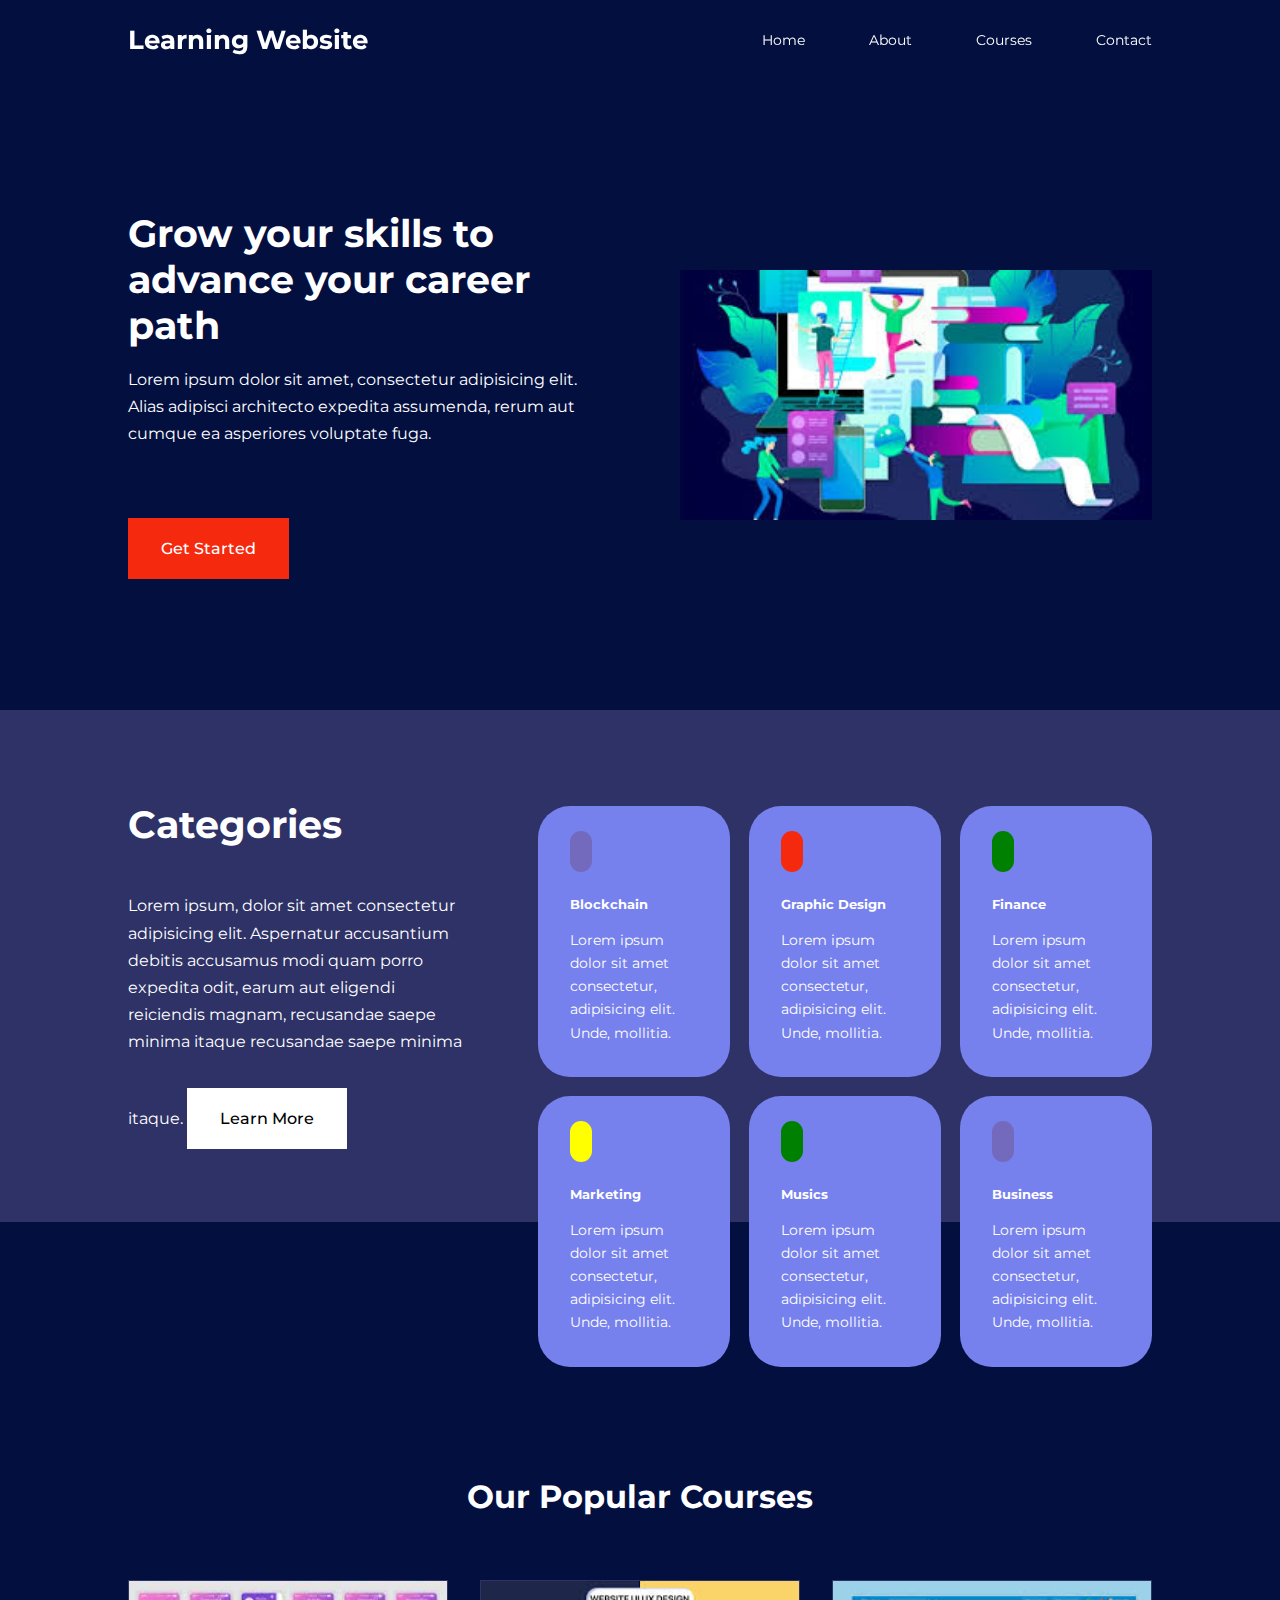
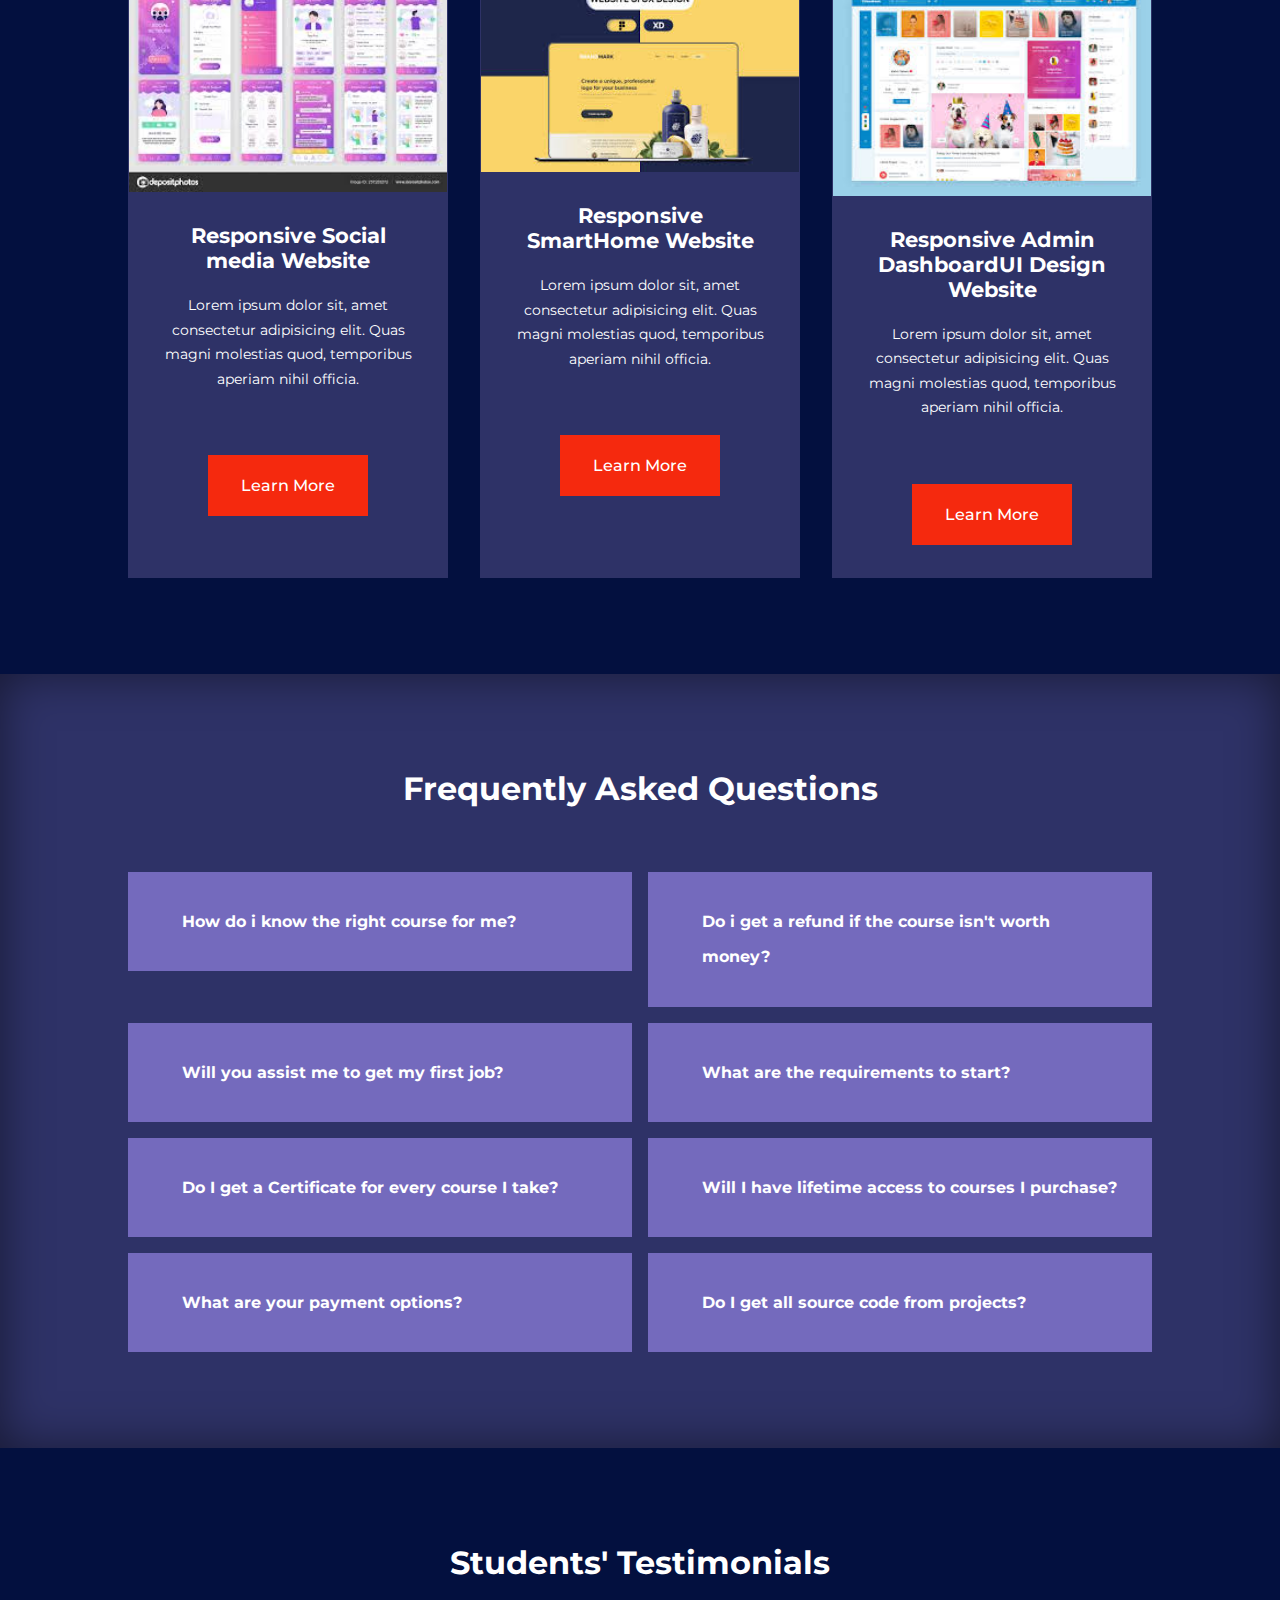
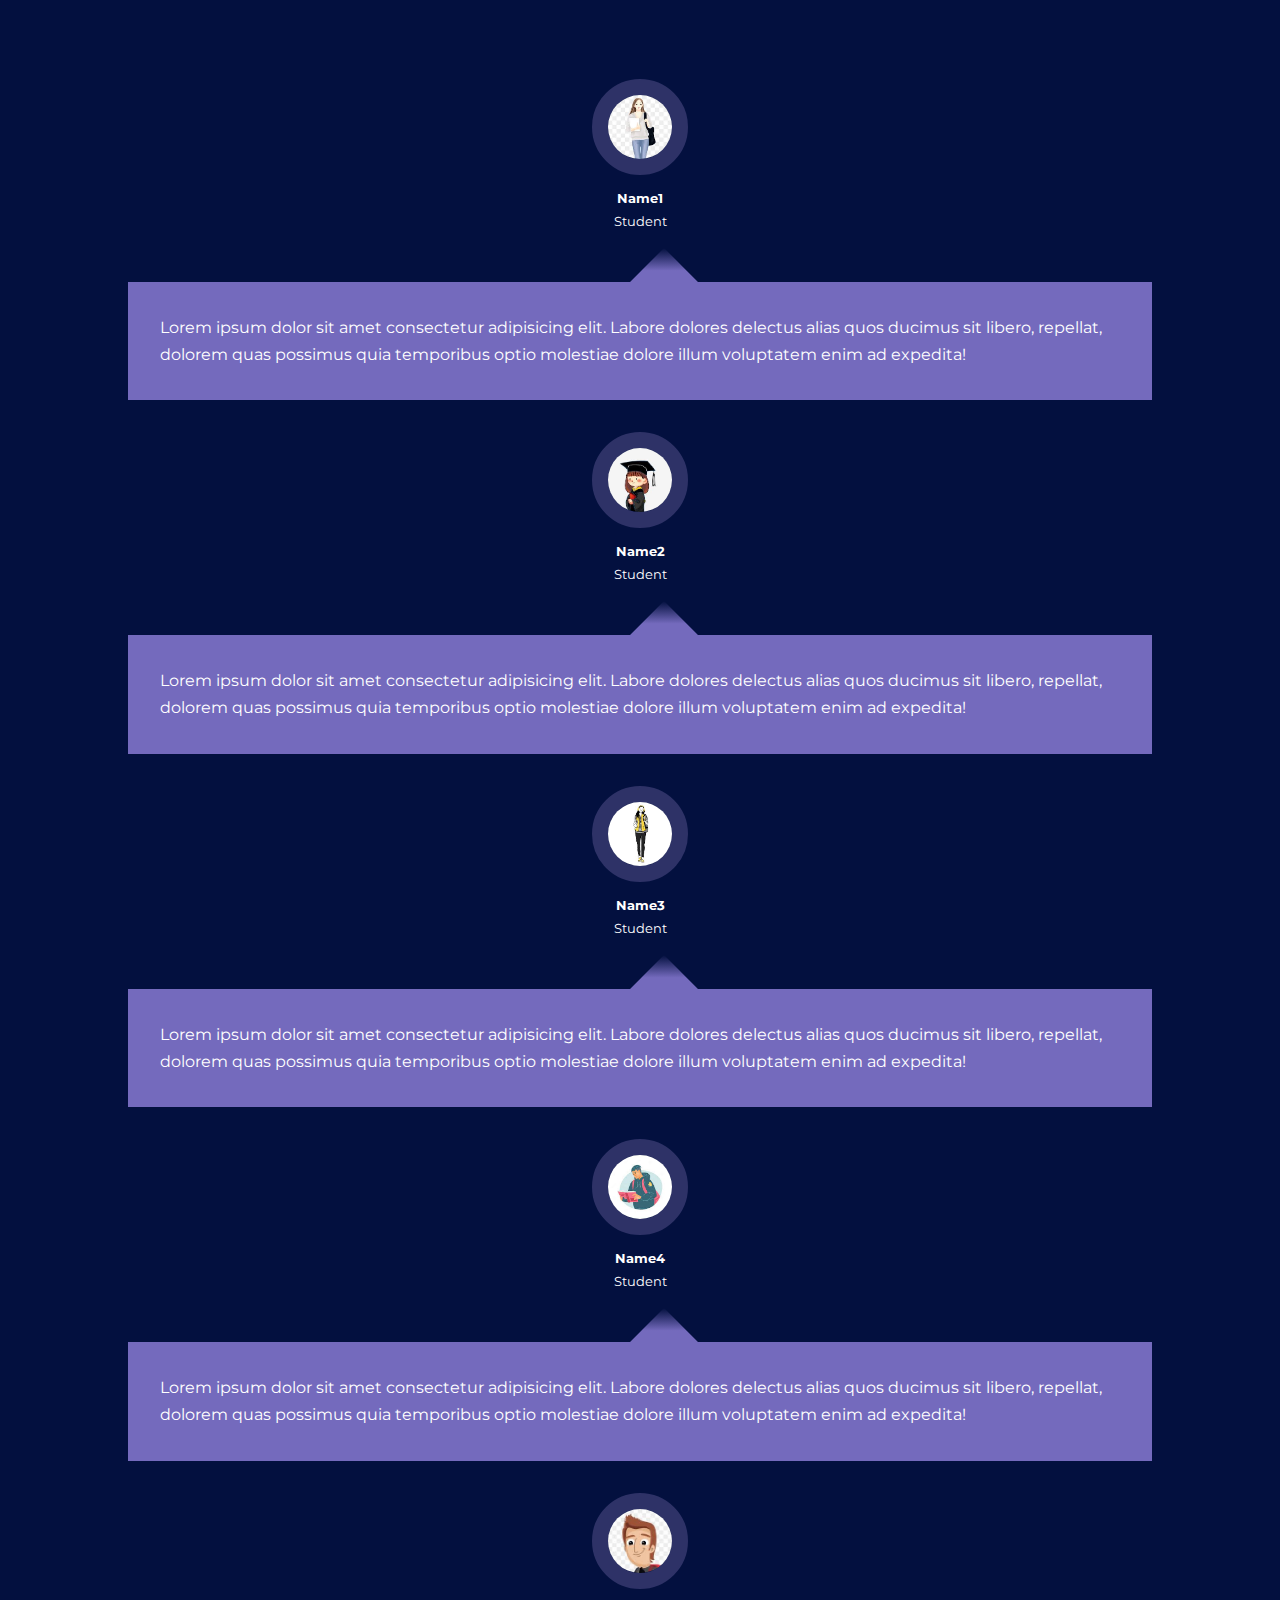
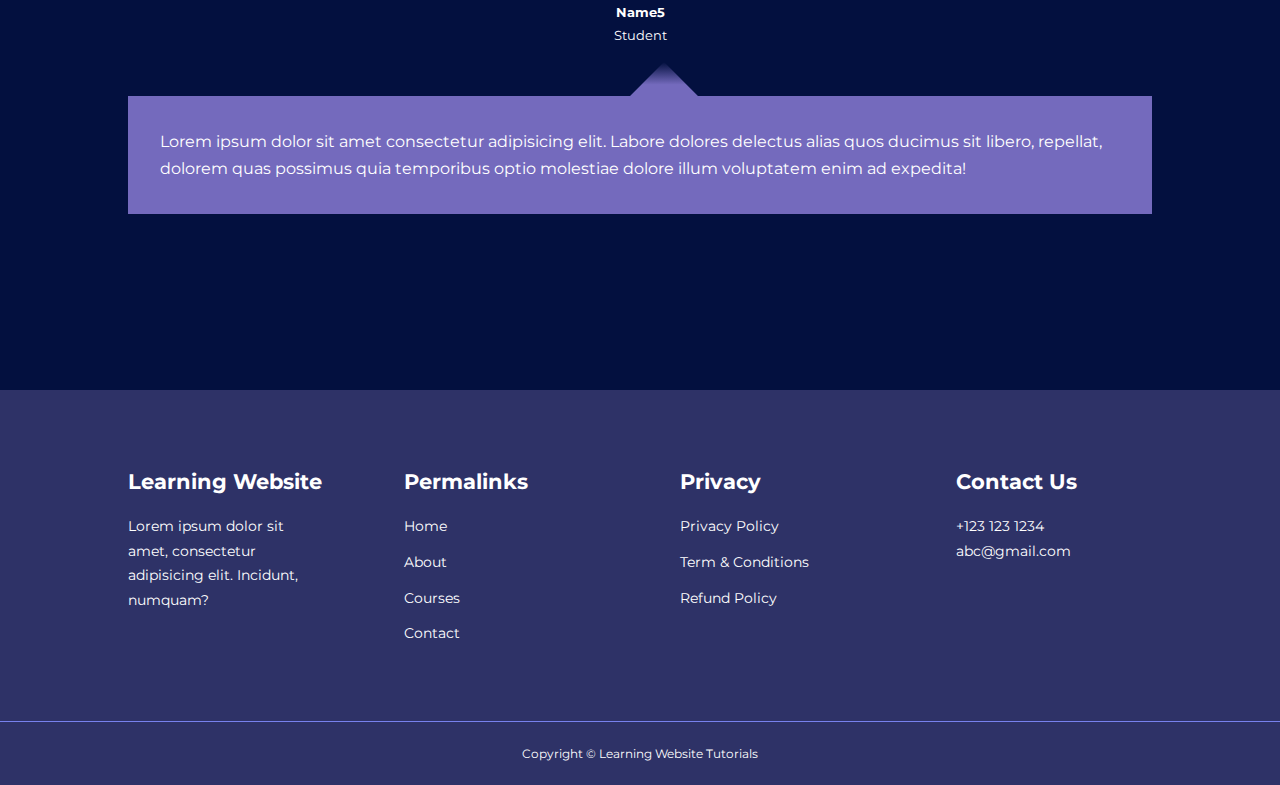
<file: bweb/index.html>
<!DOCTYPE html>
<html lang="en">
<head>
    <meta charset="UTF-8">
    <meta http-equiv="X-UA-Compatible" content="IE=edge">
    <meta name="viewport" content="width=device-width, initial-scale=1.0">
    <title>Website Using HTML, CSS and JavaScript</title>
    <!--iconscout cnd-->
    <link rel="stylesheet" href="https://unicons.iconscout.com/release/v4.0.0/css/line.css">
    <!--google font-->
    <link rel="preconnect" href="https://fonts.googleapis.com">
    <link rel="preconnect" href="https://fonts.gstatic.com" crossorigin>
    <link href="https://fonts.googleapis.com/css2?family=Montserrat:wght@400;500;600;700;800;900&family=Poppins:wght@100&display=swap" rel="stylesheet">
    <link rel="stylesheet" href="./css/style.css">  

</head>
<body>
    <nav>
        <div class="container nav_container">
            <a href="index.html"><h3>Learning Website</h3></a>
            <ul class="nav_menu">
                <li><a href="index.html">Home</a></li>
                <li><a href="about.html">About</a></li>
                <li><a href="course.html">Courses</a></li>
                <li><a href="contact.html">Contact</a></li>
            </ul>
            <button id="open-menu-btn"><i class="uil uil-bars"></i></button>
            <button id="close-menu-btn"><i class="uil uil-multiply"></i></button>
        </div>
    </nav>
    <!--======END OF NAVBAR========-->

    <header>
        <div class="container header_container">
            <div class="header_left">
                <h1>Grow your skills to advance your career path</h1>
                <p>
                    Lorem ipsum dolor sit amet, consectetur adipisicing elit. 
                    Alias adipisci architecto expedita assumenda, rerum aut 
                    cumque ea asperiores voluptate fuga.
                </p>
                <a href="course.html" class=" btn btn-primary">Get Started</a>
            </div>
            <div class="header_right">
                <div class="header_right-image">
                    <img src="./images/student2.jpg">
                </div>
            </div>
        </div>
    </header>
    <!--======END OF HEADER========-->


    <section class="categories">
        <div class="container categories_container">
            <div class="categories_left">
                <h1>Categories</h1>
                <p>
                    Lorem ipsum, dolor sit amet consectetur 
                    adipisicing elit. Aspernatur accusantium 
                    debitis accusamus modi quam porro expedita 
                    odit, earum aut eligendi reiciendis magnam, 
                    recusandae saepe minima itaque recusandae 
                    saepe minima itaque.
                    <a href="#" class="btn">Learn More</a>
                </p>
            </div>
            <div class="categories_right">
                <article class="category">
                    <span class="category_icon"><i class="uil uil-bitcoin-circle"></i></span>
                    <h5>Blockchain</h5>
                    <p>Lorem ipsum dolor sit amet consectetur, 
                        adipisicing elit. Unde, mollitia.</p>
                </article>

                <article class="category">
                    <span class="category_icon"><i class="uil uil-image-resize-square"></i></span>
                    <h5>Graphic Design</h5>
                    <p>Lorem ipsum dolor sit amet consectetur, 
                        adipisicing elit. Unde, mollitia.</p>
                </article>

                <article class="category">
                    <span class="category_icon"><i class="uil uil-dollar-alt"></i></span>
                    <h5>Finance</h5>
                    <p>Lorem ipsum dolor sit amet consectetur, 
                        adipisicing elit. Unde, mollitia.</p>
                </article>

                <article class="category">
                    <span class="category_icon"><i class="uil uil-pagelines"></i></span>
                    <h5>Marketing</h5>
                    <p>Lorem ipsum dolor sit amet consectetur, 
                        adipisicing elit. Unde, mollitia.</p>
                </article>

                <article class="category">
                    <span class="category_icon"><i class="uil uil-bitcoin-circle"></i></span>
                    <h5>Musics</h5>
                    <p>Lorem ipsum dolor sit amet consectetur, 
                        adipisicing elit. Unde, mollitia.</p>
                </article>

                <article class="category">
                    <span class="category_icon"><i class="uil uil-puzzle-piece"></i></span>
                    <h5>Business</h5>
                    <p>Lorem ipsum dolor sit amet consectetur, 
                        adipisicing elit. Unde, mollitia.</p>
                </article>
            </div>
        </div>
    </section>
    <!--======END OF CATEGORIES========-->

    <!--======STARTS OF COURSES========-->
    <section class="courses">
        <h2>Our Popular Courses</h2>
        <div class="container courses_container">
            <article class="course">
                <div class="course_image">
                    <img src="./images/course1.jpg">
                </div>
                <div class="course-info">
                    <h4>Responsive Social media Website</h4>
                    <p>
                        Lorem ipsum dolor sit, amet consectetur adipisicing elit. 
                        Quas magni molestias quod, temporibus aperiam nihil 
                        officia.
                    </p>
                    <a href="course.html" class="btn btn-primary">Learn More</a>
                </div>    
            </article>

            <article class="course">
                <div class="course_image">
                    <img src="./images/course2.jpg">
                </div>
                <div class="course-info">
                    <h4>Responsive SmartHome Website</h4>
                    <p>
                        Lorem ipsum dolor sit, amet consectetur adipisicing elit. 
                        Quas magni molestias quod, temporibus aperiam nihil 
                        officia.
                    </p>
                    <a href="course.html" class="btn btn-primary">Learn More</a>
                </div>    
            </article>

            <article class="course">
                <div class="course_image">
                    <img src="./images/course3.jpg">
                </div>
                <div class="course-info">
                    <h4>Responsive Admin DashboardUI Design Website</h4>
                    <p>
                        Lorem ipsum dolor sit, amet consectetur adipisicing elit. 
                        Quas magni molestias quod, temporibus aperiam nihil 
                        officia.
                    </p>
                    <a href="course.html" class="btn btn-primary">Learn More</a>
                </div>    
            </article>
        </div>
    </section>

    <!--======END OF COURSES========-->

    <!--======START FREQUENTLY ASKED QUESTION========-->
    <section class="faqs">
        <h2>Frequently Asked Questions</h2>
        <div class="container faqs_container">
            <article class="faq">
                <div class="faq_icon"><i class="uil uil-plus"></i></div>
                <div class="question_answer">
                    <h4>How do i know the right course for me?</h4>
                    <p>
                        Lorem ipsum dolor sit amet consectetur adipisicing elit. 
                        Alias et fugit atque perferendis laboriosam dicta, 
                        dolorum, consequatur explicabo animi unde eum nihil 
                        nisi at! Voluptatum ea cum commodi animi recusandae!
                    </p>
                </div>
            </article>

            <article class="faq">
                <div class="faq_icon"><i class="uil uil-plus"></i></div>
                <div class="question_answer">
                    <h4>Do i get a refund if the course isn't worth money?</h4>
                    <p>
                        Lorem ipsum dolor sit amet consectetur adipisicing elit. 
                        Alias et fugit atque perferendis laboriosam dicta, 
                        dolorum, consequatur explicabo animi unde eum nihil 
                        nisi at! Voluptatum ea cum commodi animi recusandae!
                    </p>
                </div>
            </article>

            <article class="faq">
                <div class="faq_icon"><i class="uil uil-plus"></i></div>
                <div class="question_answer">
                    <h4>Will you assist me to get my first job?</h4>
                    <p>
                        Lorem ipsum dolor sit amet consectetur adipisicing elit. 
                        Alias et fugit atque perferendis laboriosam dicta, 
                        dolorum, consequatur explicabo animi unde eum nihil 
                        nisi at! Voluptatum ea cum commodi animi recusandae!
                    </p>
                </div>
            </article>

            <article class="faq">
                <div class="faq_icon"><i class="uil uil-plus"></i></div>
                <div class="question_answer">
                    <h4>What are the requirements to start?</h4>
                    <p>
                        Lorem ipsum dolor sit amet consectetur adipisicing elit. 
                        Alias et fugit atque perferendis laboriosam dicta, 
                        dolorum, consequatur explicabo animi unde eum nihil 
                        nisi at! Voluptatum ea cum commodi animi recusandae!
                    </p>
                </div>
            </article>

            <article class="faq">
                <div class="faq_icon"><i class="uil uil-plus"></i></div>
                <div class="question_answer">
                    <h4>Do I get a Certificate for every course I take?</h4>
                    <p>
                        Lorem ipsum dolor sit amet consectetur adipisicing elit. 
                        Alias et fugit atque perferendis laboriosam dicta, 
                        dolorum, consequatur explicabo animi unde eum nihil 
                        nisi at! Voluptatum ea cum commodi animi recusandae!
                    </p>
                </div>
            </article>

            <article class="faq">
                <div class="faq_icon"><i class="uil uil-plus"></i></div>
                <div class="question_answer">
                    <h4>Will I have lifetime access to courses I purchase?</h4>
                    <p>
                        Lorem ipsum dolor sit amet consectetur adipisicing elit. 
                        Alias et fugit atque perferendis laboriosam dicta, 
                        dolorum, consequatur explicabo animi unde eum nihil 
                        nisi at! Voluptatum ea cum commodi animi recusandae!
                    </p>
                </div>
            </article>

            <article class="faq">
                <div class="faq_icon"><i class="uil uil-plus"></i></div>
                <div class="question_answer">
                    <h4>What are your payment options?</h4>
                    <p>
                        Lorem ipsum dolor sit amet consectetur adipisicing elit. 
                        Alias et fugit atque perferendis laboriosam dicta, 
                        dolorum, consequatur explicabo animi unde eum nihil 
                        nisi at! Voluptatum ea cum commodi animi recusandae!
                    </p>
                </div>
            </article>

            <article class="faq">
                <div class="faq_icon"><i class="uil uil-plus"></i></div>
                <div class="question_answer">
                    <h4>Do I get all source code from projects?</h4>
                    <p>
                        Lorem ipsum dolor sit amet consectetur adipisicing elit. 
                        Alias et fugit atque perferendis laboriosam dicta, 
                        dolorum, consequatur explicabo animi unde eum nihil 
                        nisi at! Voluptatum ea cum commodi animi recusandae!
                    </p>
                </div>
            </article>
        </div>
    </section>

    <!--============END OF FAQs=================-->


    <!--============Start Testimonials===========-->
    <section class="container testimonials_container">
        <h2>Students' Testimonials</h2>
        <div>
            <article class="testimonial">
                <div class="avatar">
                    <img src="./images/avatar1.jpg">
                </div>
                <div class="testimonial_info">
                    <h5>Name1</h5>
                    <small>Student</small>
                </div>
                <div class="testimonial_body">
                    <p>Lorem ipsum dolor sit amet consectetur adipisicing elit. 
                        Labore dolores delectus alias quos ducimus sit libero, 
                        repellat, dolorem quas possimus quia temporibus optio 
                        molestiae dolore illum voluptatem enim ad expedita!
                    </p>
                </div>
            </article>

            <article class="testimonial">
                <div class="avatar">
                    <img src="./images/avatar2.jpg">
                </div>
                <div class="testimonial_info">
                    <h5>Name2</h5>
                    <small>Student</small>
                </div>
                <div class="testimonial_body">
                    <p>Lorem ipsum dolor sit amet consectetur adipisicing elit. 
                        Labore dolores delectus alias quos ducimus sit libero, 
                        repellat, dolorem quas possimus quia temporibus optio 
                        molestiae dolore illum voluptatem enim ad expedita!
                    </p>
                </div>
            </article>

            <article class="testimonial">
                <div class="avatar">
                    <img src="./images/avatar3.jpg">
                </div>
                <div class="testimonial_info">
                    <h5>Name3</h5>
                    <small>Student</small>
                </div>
                <div class="testimonial_body">
                    <p>Lorem ipsum dolor sit amet consectetur adipisicing elit. 
                        Labore dolores delectus alias quos ducimus sit libero, 
                        repellat, dolorem quas possimus quia temporibus optio 
                        molestiae dolore illum voluptatem enim ad expedita!
                    </p>
                </div>
            </article>

            <article class="testimonial">
                <div class="avatar">
                    <img src="./images/avatar4.jpg">
                </div>
                <div class="testimonial_info">
                    <h5>Name4</h5>
                    <small>Student</small>
                </div>
                <div class="testimonial_body">
                    <p>Lorem ipsum dolor sit amet consectetur adipisicing elit. 
                        Labore dolores delectus alias quos ducimus sit libero, 
                        repellat, dolorem quas possimus quia temporibus optio 
                        molestiae dolore illum voluptatem enim ad expedita!
                    </p>
                </div>
            </article>

            <article class="testimonial">
                <div class="avatar">
                    <img src="./images/avatar5.jpg">
                </div>
                <div class="testimonial_info">
                    <h5>Name5</h5>
                    <small>Student</small>
                </div>
                <div class="testimonial_body">
                    <p>Lorem ipsum dolor sit amet consectetur adipisicing elit. 
                        Labore dolores delectus alias quos ducimus sit libero, 
                        repellat, dolorem quas possimus quia temporibus optio 
                        molestiae dolore illum voluptatem enim ad expedita!
                    </p>
                </div>
            </article>
        </div>
    </section>
    <!--============End Testimonials===========-->

    <!--============Starts Footer===========-->

    <footer>
        <div class="container footer_container">
            <div class="footer_1">
                <a href="index.html" class="footer_logo"><h4>Learning Website</h4></a>
                <p>Lorem ipsum dolor sit amet, 
                    consectetur adipisicing elit. 
                    Incidunt, numquam?
                </p>
            </div>

            <div class="footer_2">
                <h4>Permalinks</h4>
                <ul class="permalinks">
                    <li><a href="index.html">Home</a></li>
                    <li><a href="about.html">About</a></li>
                    <li><a href="course.html">Courses</a></li>
                    <li><a href="contact.html">Contact</a></li>
                </ul>
            </div>

            <div class="footer_3">
                <h4>Privacy</h4>
                <ul class="privacy">
                    <li><a href="">Privacy Policy</a></li>
                    <li><a href="">Term & Conditions</a></li>
                    <li><a href="">Refund Policy</a></li>
                </ul>
            </div>

            <div class="footer_4">
                <h4>Contact Us</h4>
                <div>
                    <p>+123 123 1234</p>
                    <p>abc@gmail.com</p>
                </div>

                <ul class="footer_socials">
                    <li>
                        <a href=""><i class="uil uil-facebook-f"></i></a>
                    </li>
                    <li>
                        <a href=""><i class="uil uil-instagram-alt"></i></a>
                    </li>
                    <li>
                        <a href=""><i class="uil uil-twitter"></i></a>
                    </li>
                    <li>
                        <a href=""><i class="uil uil-linkedin-alt"></i></a>
                    </li>
                </ul>
            </div>

        </div>
        <div class="footer_copyright">
            <small>Copyright &copy; Learning Website Tutorials</small>
        </div>
    </footer>



    <script src="./main.js"></script>
</body>
</html>
</file>
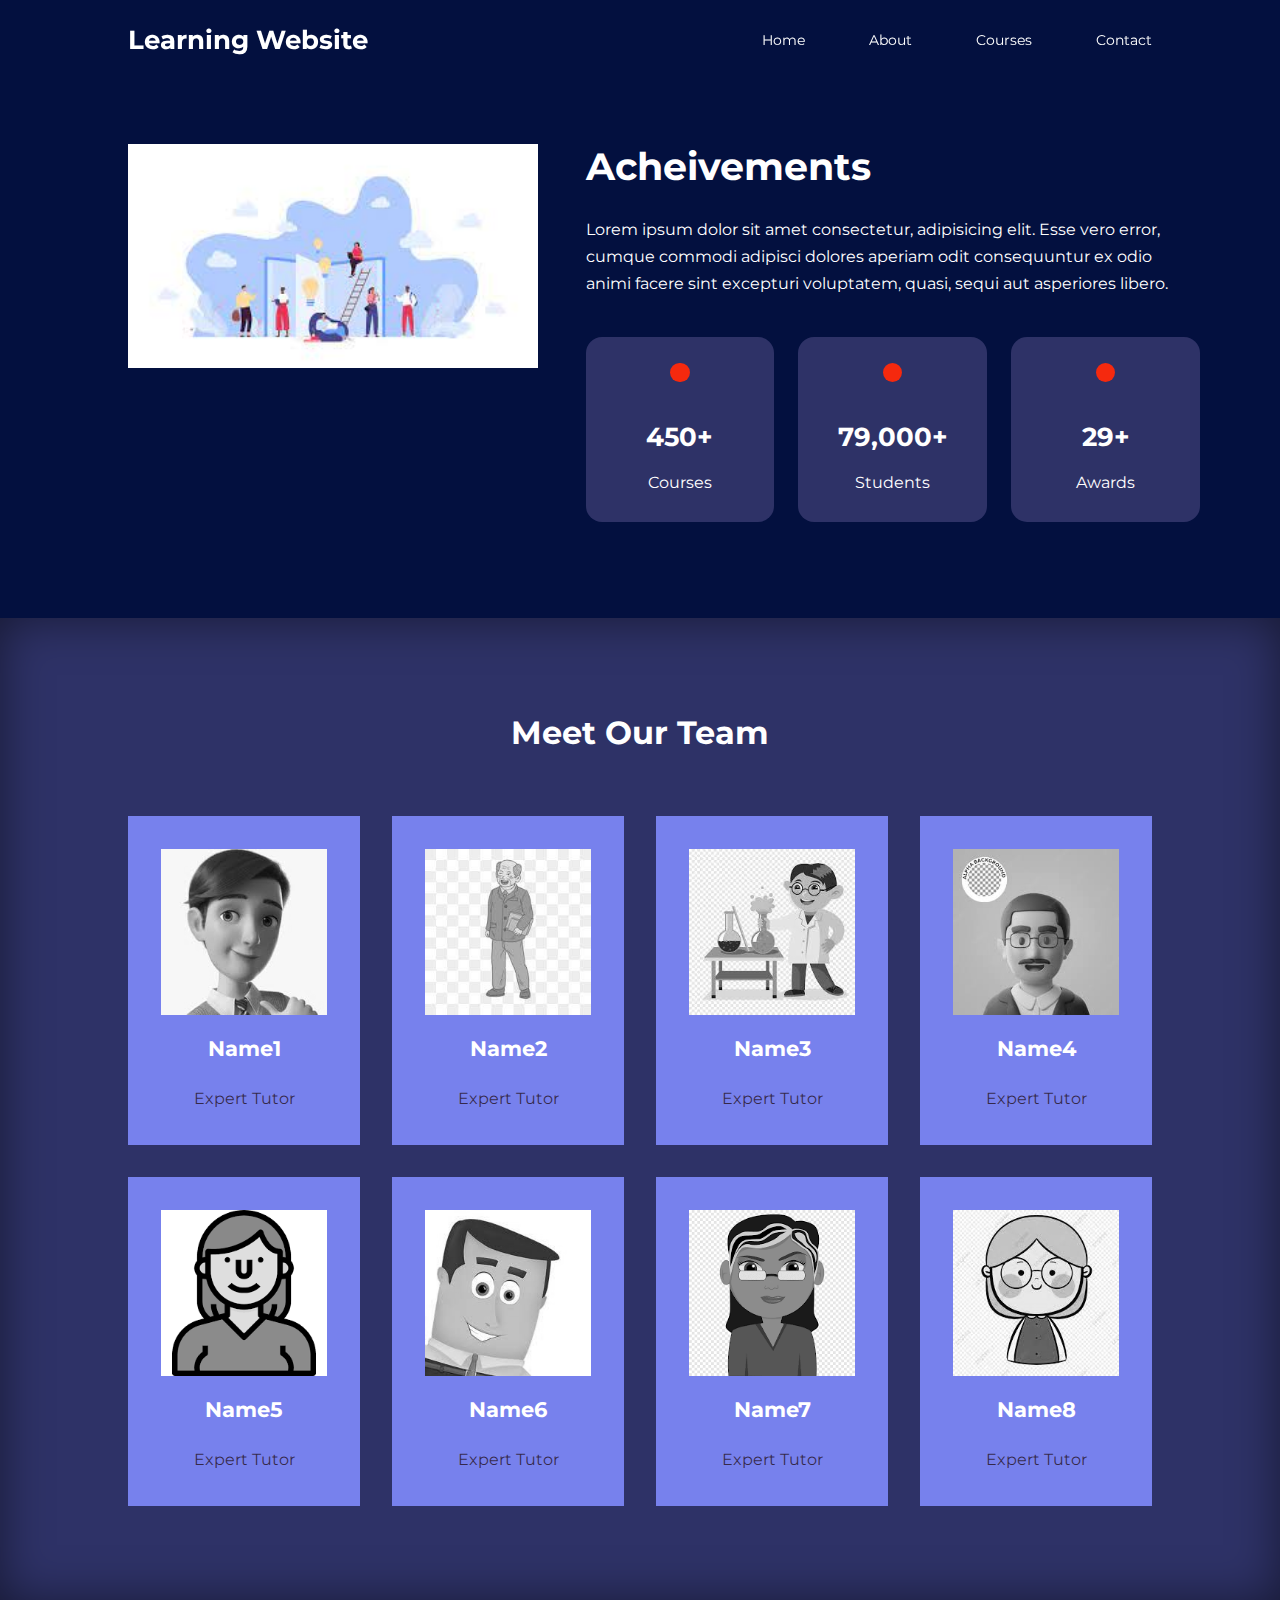
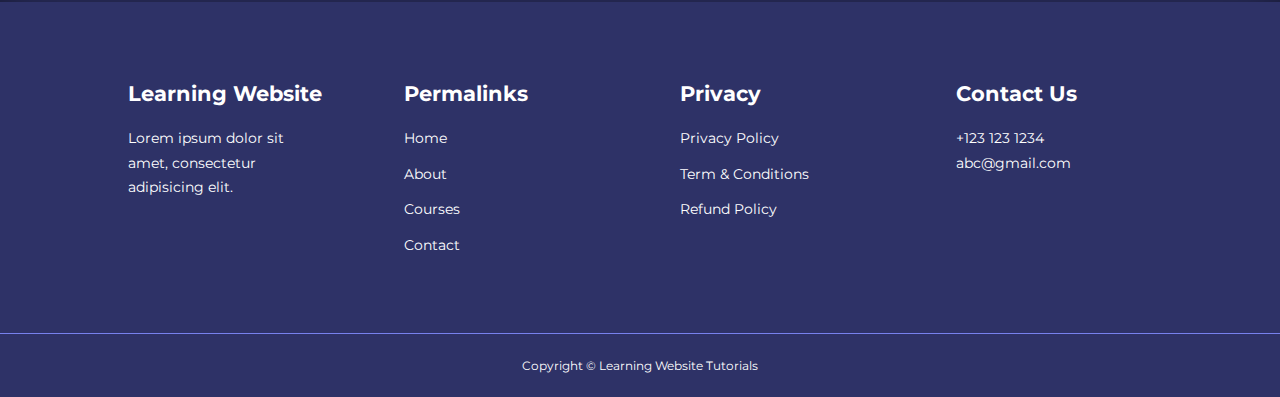
<file: bweb/about.html>
<!DOCTYPE html>
<html lang="en">
<head>
    <meta charset="UTF-8">
    <meta http-equiv="X-UA-Compatible" content="IE=edge">
    <meta name="viewport" content="width=device-width, initial-scale=1.0">
    <title>Website Using HTML, CSS and JavaScript</title>
    <!--iconscout cnd-->
    <link rel="stylesheet" href="https://unicons.iconscout.com/release/v4.0.0/css/line.css">
    <!--google font-->
    <link rel="preconnect" href="https://fonts.googleapis.com">
    <link rel="preconnect" href="https://fonts.gstatic.com" crossorigin>
    <link href="https://fonts.googleapis.com/css2?family=Montserrat:wght@400;500;600;700;800;900&family=Poppins:wght@100&display=swap" rel="stylesheet">
    <link rel="stylesheet" href="./css/style.css">  
    <link rel="stylesheet" href="./css/about.css">
</head>
<body>
    <nav>
        <div class="container nav_container">
            <a href="index.html"><h3>Learning Website</h3></a>
            <ul class="nav_menu">
                <li><a href="index.html">Home</a></li>
                <li><a href="about.html">About</a></li>
                <li><a href="course.html">Courses</a></li>
                <li><a href="contact.html">Contact</a></li>
            </ul>
            <button id="open-menu-btn"><i class="uil uil-bars"></i></button>
            <button id="close-menu-btn"><i class="uil uil-multiply"></i></button>
        </div>
    </nav>
    <!--======END OF NAVBAR========-->

     <!--======START ACHIEVEMENTS========-->
    <section class="about_achievements">
        <div class="container about_achievements-container">
            <div class="about_achievements-left">
                <img src="./images/student1.jpg">
            </div>
            <div class="about_achievements-right">
                <h1>Acheivements</h1>
                <p>Lorem ipsum dolor sit amet consectetur, 
                    adipisicing elit. Esse vero error, cumque 
                    commodi adipisci dolores aperiam odit 
                    consequuntur ex odio animi facere sint 
                    excepturi voluptatem, quasi, sequi aut 
                    asperiores libero.
                </p>
                <div class="achievements_cards">
                    <article class="achievement_card">
                        <span class="achievment_icon">
                            <i class="uil uil-video"></i>
                        </span>
                        <h3>450+</h3>
                        <p>Courses</p>
                    </article>

                    <article class="achievement_card">
                        <span class="achievment_icon">
                            <i class="uil uil-users-alt"></i>
                        </span>
                        <h3>79,000+</h3>
                        <p>Students</p>
                    </article>

                    <article class="achievement_card">
                        <span class="achievment_icon">
                            <i class="uil uil-award"></i>
                        </span>
                        <h3>29+</h3>
                        <p>Awards</p>
                    </article>
                </div>
            </div>
        </div>
    </section>
<!--===============END ACHIEVEMENTS========-->

   <!--======START TEAM MEMBERS=============--> 

   <section class="team">
        <h2>Meet Our Team</h2>
        <div class="container team_container">
            <article class="team_member">
                <div class="team_member-image">
                    <img src="images/team1.jpg">
                </div>
                <div class="team_member-info">
                    <h4>Name1</h4>
                    <p>Expert Tutor</p>
                </div>
                <div class="team_member-socials">
                    <a href=""><i class="uil uil-instagram-alt"></i></a>
                    <a href=""><i class="uil uil-twitter-alt"></i></a>
                    <a href=""><i class="uil uil-linkedin-alt"></i></a>
                </div>
            </article>

            <article class="team_member">
                <div class="team_member-image">
                    <img src="images/team2.jpg">
                </div>
                <div class="team_member-info">
                    <h4>Name2</h4>
                    <p>Expert Tutor</p>
                </div>
                <div class="team_member-socials">
                    <a href=""><i class="uil uil-instagram-alt"></i></a>
                    <a href=""><i class="uil uil-twitter-alt"></i></a>
                    <a href=""><i class="uil uil-linkedin-alt"></i></a>
                </div>
            </article>

            <article class="team_member">
                <div class="team_member-image">
                    <img src="images/team3.jpg">
                </div>
                <div class="team_member-info">
                    <h4>Name3</h4>
                    <p>Expert Tutor</p>
                </div>
                <div class="team_member-socials">
                    <a href=""><i class="uil uil-instagram-alt"></i></a>
                    <a href=""><i class="uil uil-twitter-alt"></i></a>
                    <a href=""><i class="uil uil-linkedin-alt"></i></a>
                </div>
            </article>

            <article class="team_member">
                <div class="team_member-image">
                    <img src="images/team4.jpg">
                </div>
                <div class="team_member-info">
                    <h4>Name4</h4>
                    <p>Expert Tutor</p>
                </div>
                <div class="team_member-socials">
                    <a href=""><i class="uil uil-instagram-alt"></i></a>
                    <a href=""><i class="uil uil-twitter-alt"></i></a>
                    <a href=""><i class="uil uil-linkedin-alt"></i></a>
                </div>
            </article>

            <article class="team_member">
                <div class="team_member-image">
                    <img src="images/team5.png">
                </div>
                <div class="team_member-info">
                    <h4>Name5</h4>
                    <p>Expert Tutor</p>
                </div>
                <div class="team_member-socials">
                    <a href=""><i class="uil uil-instagram-alt"></i></a>
                    <a href=""><i class="uil uil-twitter-alt"></i></a>
                    <a href=""><i class="uil uil-linkedin-alt"></i></a>
                </div>
            </article>

            <article class="team_member">
                <div class="team_member-image">
                    <img src="images/team6.jpg">
                </div>
                <div class="team_member-info">
                    <h4>Name6</h4>
                    <p>Expert Tutor</p>
                </div>
                <div class="team_member-socials">
                    <a href=""><i class="uil uil-instagram-alt"></i></a>
                    <a href=""><i class="uil uil-twitter-alt"></i></a>
                    <a href=""><i class="uil uil-linkedin-alt"></i></a>
                </div>
            </article>

            <article class="team_member">
                <div class="team_member-image">
                    <img src="images/team7.png">
                </div>
                <div class="team_member-info">
                    <h4>Name7</h4>
                    <p>Expert Tutor</p>
                </div>
                <div class="team_member-socials">
                    <a href=""><i class="uil uil-instagram-alt"></i></a>
                    <a href=""><i class="uil uil-twitter-alt"></i></a>
                    <a href=""><i class="uil uil-linkedin-alt"></i></a>
                </div>
            </article>

            <article class="team_member">
                <div class="team_member-image">
                    <img src="images/team8.jpg">
                </div>
                <div class="team_member-info">
                    <h4>Name8</h4>
                    <p>Expert Tutor</p>
                </div>
                <div class="team_member-socials">
                    <a href=""><i class="uil uil-instagram-alt"></i></a>
                    <a href=""><i class="uil uil-twitter-alt"></i></a>
                    <a href=""><i class="uil uil-linkedin-alt"></i></a>
                </div>
            </article>


            
        </div>
   </section>
   <!--============END TEAM MEMBERS=============--> 

    <!--============Starts Footer===========-->

    <footer>
        <div class="container footer_container">
            <div class="footer_1">
                <a href="index.html" class="footer_logo"><h4>Learning Website</h4></a>
                <p>Lorem ipsum dolor sit amet, 
                    consectetur adipisicing elit. 
                </p>
            </div>

            <div class="footer_2">
                <h4>Permalinks</h4>
                <ul class="permalinks">
                    <li><a href="index.html">Home</a></li>
                    <li><a href="about.html">About</a></li>
                    <li><a href="course.html">Courses</a></li>
                    <li><a href="contact.html">Contact</a></li>
                </ul>
            </div>

            <div class="footer_3">
                <h4>Privacy</h4>
                <ul class="privacy">
                    <li><a href="">Privacy Policy</a></li>
                    <li><a href="">Term & Conditions</a></li>
                    <li><a href="">Refund Policy</a></li>
                </ul>
            </div>

            <div class="footer_4">
                <h4>Contact Us</h4>
                <div>
                    <p>+123 123 1234</p>
                    <p>abc@gmail.com</p>
                </div>

                <ul class="footer_socials">
                    <li>
                        <a href=""><i class="uil uil-facebook-f"></i></a>
                    </li>
                    <li>
                        <a href=""><i class="uil uil-instagram-alt"></i></a>
                    </li>
                    <li>
                        <a href=""><i class="uil uil-twitter"></i></a>
                    </li>
                    <li>
                        <a href=""><i class="uil uil-linkedin-alt"></i></a>
                    </li>
                </ul>
            </div>

        </div>
        <div class="footer_copyright">
            <small>Copyright &copy; Learning Website Tutorials</small>
        </div>
    </footer>



    <script src="./main.js"></script>
</body>
</html>
</file>
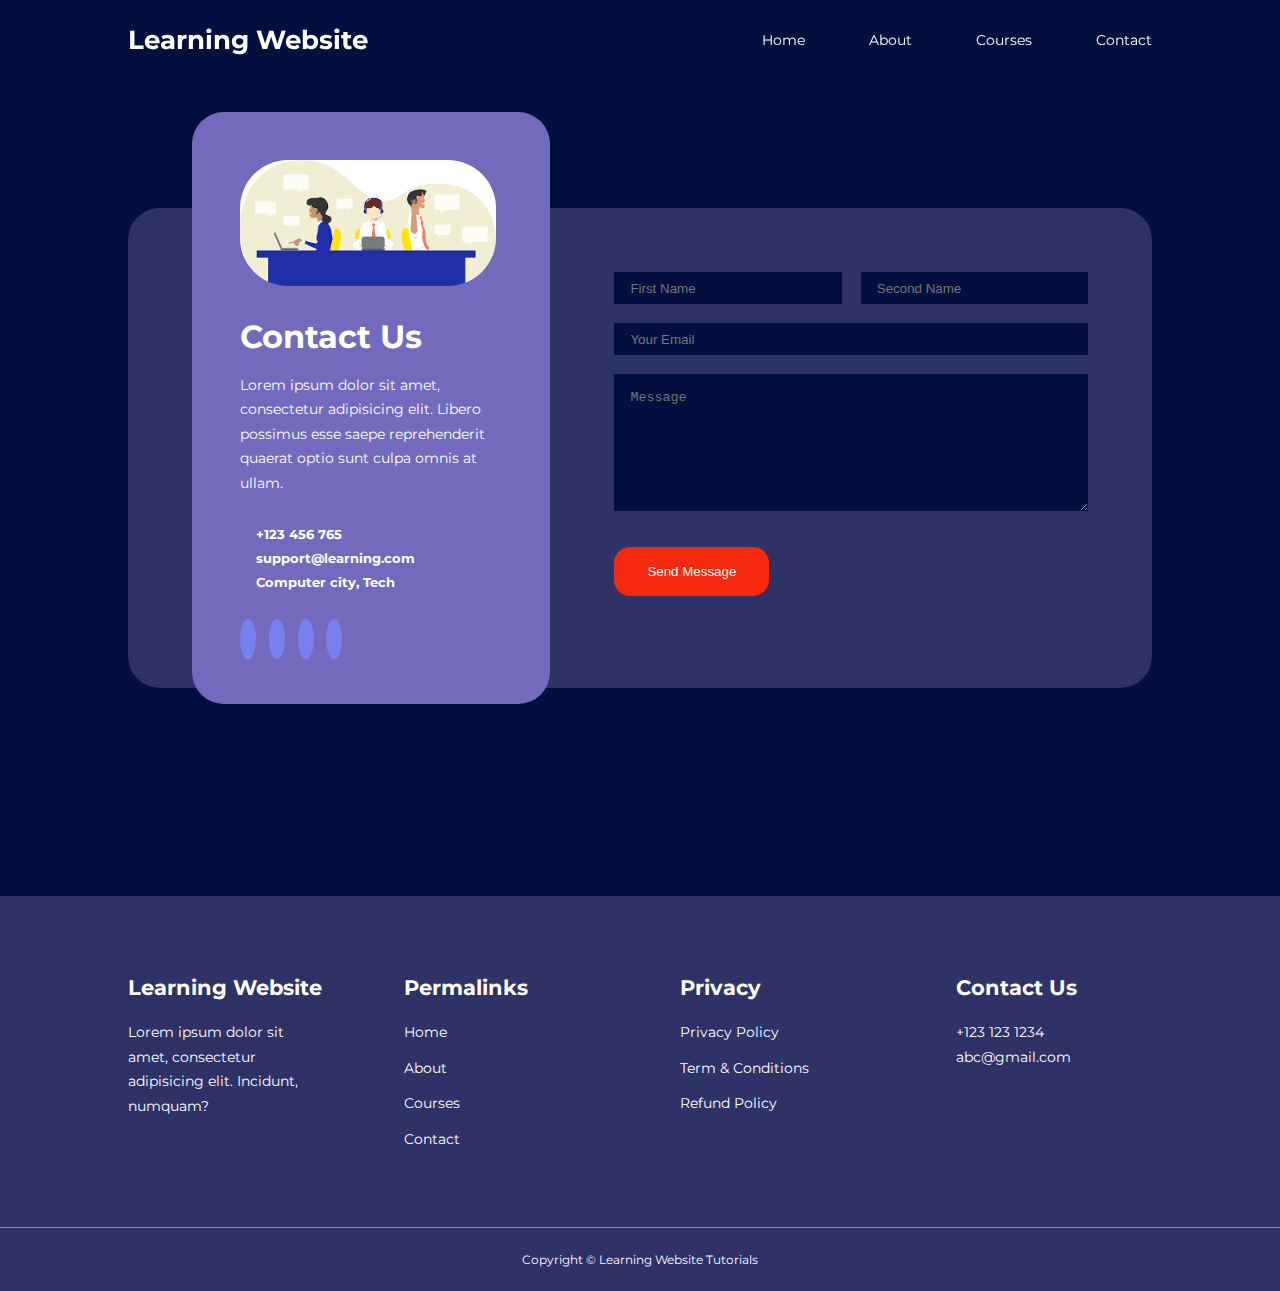
<file: bweb/contact.html>
<!DOCTYPE html>
<html lang="en">
<head>
    <meta charset="UTF-8">
    <meta http-equiv="X-UA-Compatible" content="IE=edge">
    <meta name="viewport" content="width=device-width, initial-scale=1.0">
    <title>Website Using HTML, CSS and JavaScript</title>
    <!--iconscout cnd-->
    <link rel="stylesheet" href="https://unicons.iconscout.com/release/v4.0.0/css/line.css">
    <!--google font-->
    <link rel="preconnect" href="https://fonts.googleapis.com">
    <link rel="preconnect" href="https://fonts.gstatic.com" crossorigin>
    <link href="https://fonts.googleapis.com/css2?family=Montserrat:wght@400;500;600;700;800;900&family=Poppins:wght@100&display=swap" rel="stylesheet">
    <link rel="stylesheet" href="./css/style.css">  
    <link rel="stylesheet" href="./css/contact.css">
</head>
<body>
    <nav>
        <div class="container nav_container">
            <a href="index.html"><h3>Learning Website</h3></a>
            <ul class="nav_menu">
                <li><a href="index.html">Home</a></li>
                <li><a href="about.html">About</a></li>
                <li><a href="course.html">Courses</a></li>
                <li><a href="contact.html">Contact</a></li>
            </ul>
            <button id="open-menu-btn"><i class="uil uil-bars"></i></button>
            <button id="close-menu-btn"><i class="uil uil-multiply"></i></button>
        </div>
    </nav>
    <!--======END OF NAVBAR========-->

    <section class="contact">
        <div class="container contact_container">
            <aside class="contact_aside">
                <div class="aside_image">
                    <img src="./images/contactimage.png">
                </div>
                <h2>Contact Us</h2>
                <p>
                    Lorem ipsum dolor sit amet, consectetur 
                    adipisicing elit. Libero possimus esse saepe 
                    reprehenderit quaerat optio sunt culpa omnis 
                    at ullam.
                </p>
                <ul class="contact_details">
                    <li>
                        <i class="uil uil-phone"></i>
                        <h5>+123 456 765</h5>
                    </li>
                    <li>
                        <i class="uil uil-envelope"></i>
                        <h5>support@learning.com</h5>
                    </li>
                    <li>
                        <i class="uil uil-location-point"></i>
                        <h5>Computer city, Tech</h5>
                    </li>
                </ul>

                <ul class="contact_socials">
                    <li>
                        <a href="https://facebook.com">
                            <i class="uil uil-facebook-f"></i>
                        </a>
                    </li>
                    <li>
                        <a href="https://instagram.com">
                            <i class="uil uil-instagram"></i>
                        </a>
                    </li>
                    <li>
                        <a href="https://twitter.com">
                            <i class="uil uil-twitter"></i>
                        </a>
                    </li>
                    <li>
                        <a href="https://linkedin.com">
                            <i class="uil uil-linkedin"></i>
                        </a>
                    </li>
                </ul>
            </aside>

            <form class="contact_form">
                <div class="form_name">
                    <input type="text" name="First Name" placeholder="First Name" required>
                    <input type="text" name="Second Name" placeholder="Second Name" required>
                </div>
                <input type="email" name="Email" placeholder="Your Email" required>
                <textarea name="Message" rows="7" placeholder="Message" required></textarea>
                <button type="submit" class="btn btn-primary">Send Message</button>
            </form>
        </div>
    </section>



    <!--============Starts Footer===========-->

    <footer>
        <div class="container footer_container">
            <div class="footer_1">
                <a href="index.html" class="footer_logo"><h4>Learning Website</h4></a>
                <p>Lorem ipsum dolor sit amet, 
                    consectetur adipisicing elit. 
                    Incidunt, numquam?
                </p>
            </div>

            <div class="footer_2">
                <h4>Permalinks</h4>
                <ul class="permalinks">
                    <li><a href="index.html">Home</a></li>
                    <li><a href="about.html">About</a></li>
                    <li><a href="course.html">Courses</a></li>
                    <li><a href="contact.html">Contact</a></li>
                </ul>
            </div>

            <div class="footer_3">
                <h4>Privacy</h4>
                <ul class="privacy">
                    <li><a href="">Privacy Policy</a></li>
                    <li><a href="">Term & Conditions</a></li>
                    <li><a href="">Refund Policy</a></li>
                </ul>
            </div>

            <div class="footer_4">
                <h4>Contact Us</h4>
                <div>
                    <p>+123 123 1234</p>
                    <p>abc@gmail.com</p>
                </div>

                <ul class="footer_socials">
                    <li>
                        <a href=""><i class="uil uil-facebook-f"></i></a>
                    </li>
                    <li>
                        <a href=""><i class="uil uil-instagram-alt"></i></a>
                    </li>
                    <li>
                        <a href=""><i class="uil uil-twitter"></i></a>
                    </li>
                    <li>
                        <a href=""><i class="uil uil-linkedin-alt"></i></a>
                    </li>
                </ul>
            </div>
        </div>
        <div class="footer_copyright">
            <small>Copyright &copy; Learning Website Tutorials</small>
        </div>
    </footer>
    <script src="./main.js"></script>
</body>
</html>
</file>
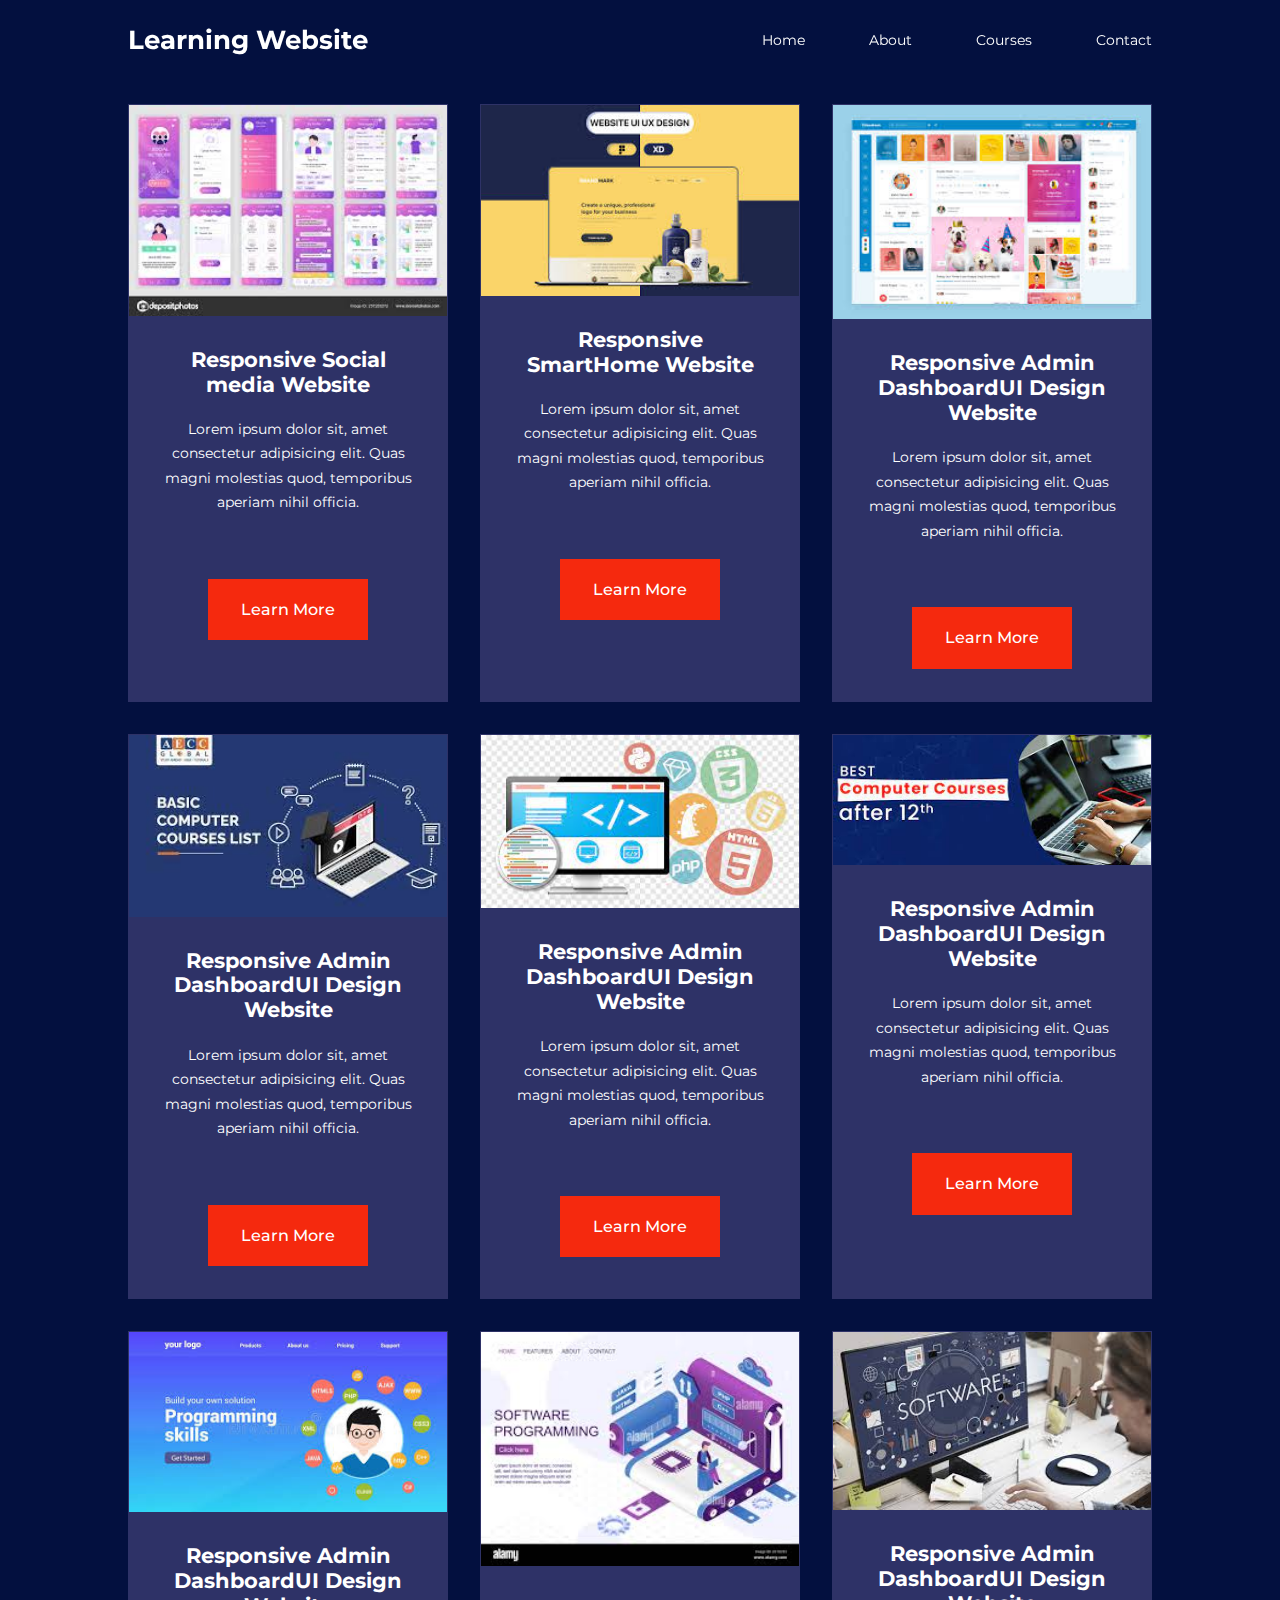
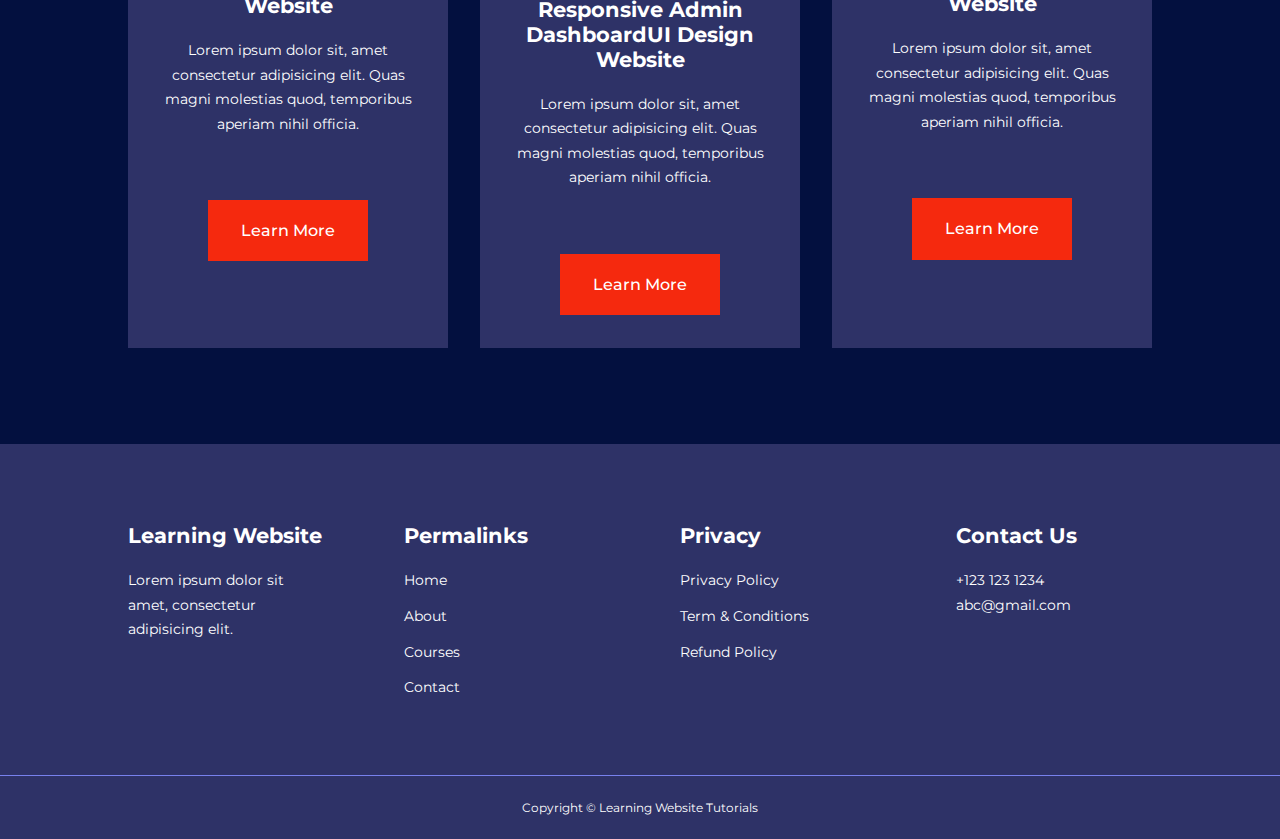
<file: bweb/course.html>
<!DOCTYPE html>
<html lang="en">
<head>
    <meta charset="UTF-8">
    <meta http-equiv="X-UA-Compatible" content="IE=edge">
    <meta name="viewport" content="width=device-width, initial-scale=1.0">
    <title>Website Using HTML, CSS and JavaScript</title>
    <!--iconscout cnd-->
    <link rel="stylesheet" href="https://unicons.iconscout.com/release/v4.0.0/css/line.css">
    <!--google font-->
    <link rel="preconnect" href="https://fonts.googleapis.com">
    <link rel="preconnect" href="https://fonts.gstatic.com" crossorigin>
    <link href="https://fonts.googleapis.com/css2?family=Montserrat:wght@400;500;600;700;800;900&family=Poppins:wght@100&display=swap" rel="stylesheet">
    <!--------------STYLESHEETS------------>
    <link rel="stylesheet" href="./css/style.css">  
    <style>
        .courses{
            margin-top: 0.5rem;
        }
    </style>
</head>
<body>
    <nav>
        <div class="container nav_container">
            <a href="index.html"><h3>Learning Website</h3></a>
            <ul class="nav_menu">
                <li><a href="index.html">Home</a></li>
                <li><a href="about.html">About</a></li>
                <li><a href="course.html">Courses</a></li>
                <li><a href="contact.html">Contact</a></li>
            </ul>
            <button id="open-menu-btn"><i class="uil uil-bars"></i></button>
            <button id="close-menu-btn"><i class="uil uil-multiply"></i></button>
        </div>
    </nav>
    <!--======END OF NAVBAR========-->

    <!--======STARTS OF COURSES========-->
    <section class="courses">
        
        <div class="container courses_container">
            <article class="course">
                <div class="course_image">
                    <img src="./images/course1.jpg">
                </div>
                <div class="course-info">
                    <h4>Responsive Social media Website</h4>
                    <p>
                        Lorem ipsum dolor sit, amet consectetur adipisicing elit. 
                        Quas magni molestias quod, temporibus aperiam nihil 
                        officia.
                    </p>
                    <a href="course.html" class="btn btn-primary">Learn More</a>
                </div>    
            </article>

            <article class="course">
                <div class="course_image">
                    <img src="./images/course2.jpg">
                </div>
                <div class="course-info">
                    <h4>Responsive SmartHome Website</h4>
                    <p>
                        Lorem ipsum dolor sit, amet consectetur adipisicing elit. 
                        Quas magni molestias quod, temporibus aperiam nihil 
                        officia.
                    </p>
                    <a href="course.html" class="btn btn-primary">Learn More</a>
                </div>    
            </article>

            <article class="course">
                <div class="course_image">
                    <img src="./images/course3.jpg">
                </div>
                <div class="course-info">
                    <h4>Responsive Admin DashboardUI Design Website</h4>
                    <p>
                        Lorem ipsum dolor sit, amet consectetur adipisicing elit. 
                        Quas magni molestias quod, temporibus aperiam nihil 
                        officia.
                    </p>
                    <a href="course.html" class="btn btn-primary">Learn More</a>
                </div>    
            </article>

            <article class="course">
                <div class="course_image">
                    <img src="./images/course4.jpg">
                </div>
                <div class="course-info">
                    <h4>Responsive Admin DashboardUI Design Website</h4>
                    <p>
                        Lorem ipsum dolor sit, amet consectetur adipisicing elit. 
                        Quas magni molestias quod, temporibus aperiam nihil 
                        officia.
                    </p>
                    <a href="course.html" class="btn btn-primary">Learn More</a>
                </div>    
            </article>

            <article class="course">
                <div class="course_image">
                    <img src="./images/course5.jpg">
                </div>
                <div class="course-info">
                    <h4>Responsive Admin DashboardUI Design Website</h4>
                    <p>
                        Lorem ipsum dolor sit, amet consectetur adipisicing elit. 
                        Quas magni molestias quod, temporibus aperiam nihil 
                        officia.
                    </p>
                    <a href="course.html" class="btn btn-primary">Learn More</a>
                </div>    
            </article>

            <article class="course">
                <div class="course_image">
                    <img src="./images/course6.jpg">
                </div>
                <div class="course-info">
                    <h4>Responsive Admin DashboardUI Design Website</h4>
                    <p>
                        Lorem ipsum dolor sit, amet consectetur adipisicing elit. 
                        Quas magni molestias quod, temporibus aperiam nihil 
                        officia.
                    </p>
                    <a href="course.html" class="btn btn-primary">Learn More</a>
                </div>    
            </article>

            <article class="course">
                <div class="course_image">
                    <img src="./images/course7.jpg">
                </div>
                <div class="course-info">
                    <h4>Responsive Admin DashboardUI Design Website</h4>
                    <p>
                        Lorem ipsum dolor sit, amet consectetur adipisicing elit. 
                        Quas magni molestias quod, temporibus aperiam nihil 
                        officia.
                    </p>
                    <a href="course.html" class="btn btn-primary">Learn More</a>
                </div>    
            </article>

            <article class="course">
                <div class="course_image">
                    <img src="./images/course8.jpg">
                </div>
                <div class="course-info">
                    <h4>Responsive Admin DashboardUI Design Website</h4>
                    <p>
                        Lorem ipsum dolor sit, amet consectetur adipisicing elit. 
                        Quas magni molestias quod, temporibus aperiam nihil 
                        officia.
                    </p>
                    <a href="course.html" class="btn btn-primary">Learn More</a>
                </div>    
            </article>

            <article class="course">
                <div class="course_image">
                    <img src="./images/course9.jpg">
                </div>
                <div class="course-info">
                    <h4>Responsive Admin DashboardUI Design Website</h4>
                    <p>
                        Lorem ipsum dolor sit, amet consectetur adipisicing elit. 
                        Quas magni molestias quod, temporibus aperiam nihil 
                        officia.
                    </p>
                    <a href="course.html" class="btn btn-primary">Learn More</a>
                </div>    
            </article>
        </div>
    </section>

    <!--======END OF COURSES========-->







<footer>
    <div class="container footer_container">
        <div class="footer_1">
            <a href="index.html" class="footer_logo"><h4>Learning Website</h4></a>
            <p>Lorem ipsum dolor sit amet, 
                consectetur adipisicing elit. 
            </p>
        </div>

        <div class="footer_2">
            <h4>Permalinks</h4>
            <ul class="permalinks">
                <li><a href="index.html">Home</a></li>
                <li><a href="about.html">About</a></li>
                <li><a href="course.html">Courses</a></li>
                <li><a href="contact.html">Contact</a></li>
            </ul>
        </div>

        <div class="footer_3">
            <h4>Privacy</h4>
            <ul class="privacy">
                <li><a href="">Privacy Policy</a></li>
                <li><a href="">Term & Conditions</a></li>
                <li><a href="">Refund Policy</a></li>
            </ul>
        </div>

        <div class="footer_4">
            <h4>Contact Us</h4>
            <div>
                <p>+123 123 1234</p>
                <p>abc@gmail.com</p>
            </div>

            <ul class="footer_socials">
                <li>
                    <a href=""><i class="uil uil-facebook-f"></i></a>
                </li>
                <li>
                    <a href=""><i class="uil uil-instagram-alt"></i></a>
                </li>
                <li>
                    <a href=""><i class="uil uil-twitter"></i></a>
                </li>
                <li>
                    <a href=""><i class="uil uil-linkedin-alt"></i></a>
                </li>
            </ul>
        </div>

    </div>
    <div class="footer_copyright">
        <small>Copyright &copy; Learning Website Tutorials</small>
    </div>
</footer>



<script src="./main.js"></script>
</body>
</html>
</file>
<file: bweb/css/style.css>
*{
    margin: 0;
    padding: 0;
    border: 0;
    outline: 0;
    text-decoration: none;
    list-style: none;
    box-sizing: border-box;
}
:root{
    --color-primary: rgb(116, 106, 189);
    --color-success: green;
    --color-warning: yellow;
    --color-danger: #f5290e;
    --color-danger-variant: rgba(247, 88, 66, 0.4);
    --color-white: white;
    --color-light: rgba(23, 1, 1, 0.7);
    --color-black: #000;
    --color-bg: #03103f;
    --color-bg1: #2e3267;
    --color-bg2: #7781ed;

    --container-width-lg: 80%;
    --container-width-md: 90%;
    --container-width-sm: 94%;

    --transition: all 400ms ease;
}
body{
    font-family: 'Montserrat', sans-serif;
    line-height: 1.7;
    color: var(--color-white);
    background: var(--color-bg);
}
.container{
    width: var(--container-width-lg);
    margin: 0 auto;
}
section{
    padding: 6rem 0;
}
section h2{
    text-align: center;
    margin-bottom: 4rem;
}
h1,
h2,
h3,
h4,
h5{
    line-height: 1.2;
}
h1{
    font-size:2.4rem;
}
h2{
    font-size: 2rem;
}
h3{
    font-size: 1.6rem;
}
h4{
    font-size:1.3rem;
}
a{
    color: var(--color-white);
}
img{
    width: 100%;
    display: block;
    object-fit: cover;
}
.btn{
    display: inline-block;
    background: var(--color-white);
    color: var(--color-black);
    margin-top: 2rem;
    padding: 1rem 2rem;
    border: 1px solid transparent;
    font-weight: 500;
    transition: var(--transition);
}
.btn-hover{
    background: transparent;
    color: var(--color-white);
    border-color: var(--color-white);
}
.btn-primary{
    background: var(--color-danger);
    color: var(--color-white);
}
/*==============Navbar=============*/
nav{
    background: transparent;
    width: 100vw;
    height: 5rem;
    position: fixed;
    top: 0;
    z-index: 11;
}

/* change navbar styles on scroll using javascript*/
.window-scroll{
    background: var(--color-primary);
    box-shadow: 0 1rem 2rem rgba(0, 0, 0, 0.2);
}

.nav_container{
    height: 100%;
    display: flex;
    justify-content: space-between;
    align-items: center;
}
nav button{
    display: none;
}
.nav_menu{
    display: flex;
    align-items: center;
    gap: 4rem;
}
.nav_menu a{
    font-size: 0.9rem;
    transition: var(--transition);
}
.nav_menu a:hover{
    color: var(--color-bg2);
}
/*==============Navbar=============*/
header{
    position: relative;
    top: 5rem;
    overflow: hidden;
    height: 70vh;
    margin-bottom: 5rem;
}
.header_container{
    display: grid;
    grid-template-columns: 1fr 1fr;
    align-items: center;
    gap: 5rem;
    height: 100%;
}
.header_left p{
    margin: 1rem 0 2.4rem;
}
/*==============End of Header=============*/

/*==============Categories=============*/

.categories{
    background: var(--color-bg1);
    height: 32rem;
}
.categories h1{
    line-height: 1;
    margin-bottom: 3rem;
}
.categories_container{
    display: grid;
    grid-template-columns: 40% 60%;
   /* gap: 4rem;*/
}
.categories_left{
    margin-right: 4rem;
}
.categories_left p{
    margin: 1rem 0 3rem;
}
.categories_right{
    display: grid;
    grid-template-columns: repeat(3, 1fr);
    gap: 1.2rem;
}
.category{
    background: var(--color-bg2);
    padding: 2rem;
    border-radius: 2rem;
    transition: var(--transition);
}
.category:hover{
    box-shadow: 0 3rem 3rem rgba(0, 0, 0, 0.3);
    z-index: 1;
}
.category:nth-child(2) .category_icon{
    background: var(--color-danger);
}
.category:nth-child(3) .category_icon{
    background: var(--color-success);
}
.category:nth-child(4) .category_icon{
    background: var(--color-warning);
}
.category:nth-child(5) .category_icon{
    background: var(--color-success);
}
.category_icon{
    background: var(--color-primary);
    padding: 0.7rem;
    border-radius: 0.9rem;
}
.category h5{
    margin: 2rem 0 1rem;
}
.category p{
    font-size: 0.85rem;
}

/*==============End Categories=============*/

/*==============START  POPULAR Courses=============*/
.courses{
    margin-top: 10rem;
}
.courses_container{
    display: grid;
    grid-template-columns: repeat(3, 1fr);
    gap: 2rem;
}
.course{
    background: var(--color-bg1);
    text-align: center;
    border: 1px solid transparent;
    transition: var(--transition);
}
.course:hover{
    background: transparent;
    border-color: var(--color-primary);
}

.course-info{
    padding: 2rem;
}
.course-info p{
    margin: 1.2rem 0 2rem;
    font-size: 0.9rem;
}

/*==============START FAQs=============*/
.faqs{
    background: var(--color-bg1);
    box-shadow: inset 0 0 3rem rgba(0, 0, 0, 0.5);
}
.faqs_container{
    display: grid;
    grid-template-columns: 1fr 1fr;
    gap: 1rem;
}
.faq{
    padding: 2rem;
    display: flex;
    align-items: center;
    gap: 1.4rem;
    height: fit-content;
    background: var(--color-primary);
    cursor: pointer;
}
.faq h4{
    font-size: 1rem;
    line-height: 2.2;
}
.faq_icon{
    align-self: flex-start;
    font-size: 1.2rem;
}
.faq p{
    margin-top: 0.8rem;
    display: none;
}
.faq.open p{
    display: block;
}

/*==============START TESTIMONIALS=============*/

.testimonials_container{
    overflow-x: hidden;
    position: relative;
    margin-bottom: 5rem;
}
.testimonial{
    padding-top: 2rem;
}
.avatar{
    width: 6rem;
    height: 6rem;
    border-radius: 50%;
    overflow: hidden;
    margin: 0 auto 1rem;
    border: 1rem solid var(--color-bg1);
}
.testimonial_info{
    text-align: center;
}
.testimonial_body{
    background: var(--color-primary);;
    padding: 2rem;
    margin-top: 3rem;
    position: relative;
}
.testimonial_body::before{
    content: "";
    display: block;
    background: linear-gradient(135deg, transparent,
                var(--color-primary),
                var(--color-primary),
                var(--color-primary));
    width: 3rem;
    height: 3rem;
    position: absolute;
    left: 50%;
    top: -1.5rem;
    transform: rotate(45deg);
}

/*==============START FOOTER=============*/

footer{
    background: var(--color-bg1);
    padding-top: 5rem;
    font-size: 0.9rem;
}
.footer_container{
    display: grid;
    grid-template-columns: repeat(4, 1fr);
    gap: 5rem;
}
.footer_container > div h4{
    margin-bottom: 1.2rem;
}
.footer_1 p{
    margin: 0 0 2rem;
}
footer ul li{
    margin-bottom: 0.7rem;
}
footer ul li:hover{
    text-decoration: underline;
}
.footer_socials{
    display: flex;
    gap: 1rem;
    font-size: 1.2rem;
    margin-top: 2rem;
}
.footer_copyright{
    text-align: center;
    margin-top: 4rem;
    padding: 1.2rem 0;
    border-top: 1px solid var(--color-bg2);
}

/*=========Media Queries==================*/

@media screen and (max-width: 1024px) {
    .container {
        width: var(--container-width-md);
    
    }
    h1{
        font-size: 2.2rem;
    }
    h2{
        font-size: 1.7rem;
    }
    h3{
        font-size: 1.2rem;
    }
    /*============Navbar for tablate*/
    nav button{
        display: inline-block;
        background: transparent;
        font-size: 1.8rem;
        color: var(--color-white);
        cursor: pointer;
    }
    nav button#close-menu-btn{
        display: none;
    }
    .nav_menu{
        
        position: fixed;
        top: 5rem;
        right: 5%;
        height: fit-content;
        width: 18rem;
        flex-direction: column;
        gap: 0;
        display: none;
    }
    .nav_menu li{
        width: 100%;
        height: 5.8rem;
        animation: animateNavItems 400ms linear forwards;
        transform-origin: top right;
        opacity: 0;
    }
    .nav_menu li:nth-child(2){
        animation-delay: 200ms;
    }
    .nav_menu li:nth-child(3){
        animation-delay: 300ms;
    }
    .nav_menu li:nth-child(4){
        animation-delay: 400ms;
    }

    @keyframes animateNavItems{
        0%{
            transform: rotateZ(-90deg) rotateX(90deg) scale(0.1);
        }
        100%{
            transform: rotateZ(0) rotateX(0) scale(1);
            opacity: 1;
        }
    }
    .nav_menu li a{
        background: var(--color-primary);
        box-shadow: -4rem 6rem 10rem rgba(0, 0, 0, 0.6);
        width: 100%;
        height: 100%;
        display: grid;
        place-items: center;
    }
    .nav_menu li a:hover{
        background: var(--color-bg2);
        color: var(--color-white);
    }
    /*=========Header==========*/

    header{
        height: 52vh;
        margin-bottom: 4rem;
    }
    .header_container{
        gap: 0;
        padding-bottom: 3rem;
    }

    /*=========Categories==========*/
    .categories{
        height: auto;
    }    
    .categories_container{
        grid-template-columns: 1fr;
        gap: 3rem;
    }
    .categories_left{
        margin-right: 0;
    }
    /*============Popular Courses=============*/

    .courses{
        margin-top: 0;
    }
    .courses_container{
        grid-template-columns: 1fr 1fr;
    }
    /*============FAQs=============*/

    .faqs_container{
        grid-template-columns: 1fr;
    }
    .faq{
        padding: 1.5rem;
    }

    /*============Footer=============*/
    .footer_container{
        grid-template-columns: 1fr 1fr;
    }

}
</file>
<file: bweb/css/about.css>
/*==============ACHIEVMENTS===============*/
.about_achievements{
    margin-top: 3rem;
}
.about_achievements-container{
    display: grid;
    grid-template-columns: 40% 60%;
    gap: 3rem;
}
.about_achievements-right > p{
    margin: 1.6rem 0 2.5rem;
}
.achievements_cards{
    display: grid;
    grid-template-columns: repeat(3, 1fr);
    gap: 1.5rem;
}
.achievement_card{
    background: var(--color-bg1);
    padding: 1.6rem;
    border-radius: 1rem;
    text-align: center;
    transition: var(--transition);
}
.achievement_card:hover{
    background: var(--color-bg2);
    box-shadow: 0 3rem 3rem rgba(0, 0, 0, 0.3);
}
.achievment_icon{
    background: var(--color-danger);
    padding: 0.6rem;
    border-radius: 1rem;
    display: inline-block;
    margin-bottom: 2rem;
    font-size: 2rem;
}
.achievement_card:nth-child(2) 
.achievement_icon{
    background: green;
}
.achievements_cards:nth-child(3) .achievement_icon {
    background: var(--color-primary);
}
.achievement_card p{
    margin-top: 1rem;
}

/*==============TEAM MEMBER===============*/
.team{
    background: var(--color-bg1);   
    box-shadow: inset 0 0 3rem rgba(0, 0, 0, 0.5);
}
.team_container{
    display: grid;
    grid-template-columns: repeat(4, 1fr);
    gap: 2rem;
}
.team_member{
    background: var(--color-bg2);
    padding: 2rem;
    border: 1px solid transparent;
    transition: var(--transition);
    position: relative;
    overflow: hidden;
}
.team_member:hover{
    background: transparent;
    border-color: var(--color-primary);
}
.team_member-image img{
    filter: saturate(0);
}
.team_member-image:hover img{
    filter: saturate(1);
}
.team_member-info * {
    text-align: center;
    margin-top: 1.4rem;
}
.team_member-info p{
    color: var(--color-light);
}
.team_member-socials{
    position: absolute;
    top: 50%;
    transform: translateY(-50%);
    right: -100%;
    display: flex;
    flex-direction: column;
    background: var(--color-primary);
    border-radius: 1rem 0 0 1rem;
    box-shadow: -2rem 0 2rem rgba(0, 0, 0, 0.3);
    transition: var(--transition);
}
.team_member:hover .team_member-socials{
    right: 0;
}
.team_member-socials a{
    padding: 1rem;
}

/*==============MEDIA QUERY (TABLETES)===============*/
@media screen and (max-width: 1024px) {
   
    .about_achievements-container{
        grid-template-columns: 1fr;
        gap: 4rem;
    }
    .about_achievements-left{
        width: 80%;
        margin: 0 auto;
    }
    .team_container{
        grid-template-columns: repeat(3, 1fr);
        gap: 1.5rem;
    }
    .team_member{
        padding: 1rem;
    }
    
}
/*==============MEDIA QUERY (MOBILE)===============*/
@media screen and(max-width: 600px) {
    .body{
        background: red;
    }
    .achivements_cards{
        grid-template-columns: 1fr 1fr;
        gap: 0.7rem;
    }
    .team_container{
        grid-template-columns: 1fr 1fr;
        gap: 0.7rem;
    }
    .team_member{
        padding: 0;
    }
    .team_member p{
        margin-bottom: 1.5rem;
    }
}
</file>
<file: bweb/css/contact.css>
.contact_container{
    background: var(--color-bg1);
    padding: 4rem;
    display: grid;
    grid-template-columns: 40% 60%;
    gap: 4rem;
    height: 30rem;
    margin: 7rem auto;
    border-radius: 2rem;
}
/*=================ASIDE===============*/
.contact_aside{
    background: var(--color-primary);
    padding: 3rem;
    border-radius: 2rem;
    position: relative;
    bottom: 10rem;
}
.aside_image{
    width: 16rem;
    margin-bottom: 2rem;
    
}
.aside_image img{
    border-radius: 3rem;
}
.contact_aside h2{
    text-align: left;
    margin-bottom: 1rem;
}
.contact_aside p{
    font-size: 0.9rem;
    margin-bottom: 2rem;
}
.contact_details li{
    display: flex;
    gap: 1rem;
    align-items: center;
    margin-bottom: 0.5rem;
}
.contact_socials{
    display: flex;
    gap: 0.8rem;
    margin-top: 2rem;
}
.contact_socials a{
    background: var(--color-bg2);
    padding: 0.5rem;
    border-radius: 50%;
    font-size: 1.2rem;
    transition: var(--transition);
}
.contact_socials a:hover{
    background: transparent;
}
/*==============FORM===============*/
.contact_form{
    display: flex;
    flex-direction: column;
    gap: 1.2rem;
    margin-right: 4rem;
}
.form_name{
    display: flex;
    gap: 1.2rem;
}
.form_name input{
    width: 50%;
    height: 2rem;
    padding: 1rem;  
    color: var(--color-white);
}
.contact_form input{
    background: var(--color-bg);
    color: var(--color-white);
    padding: 1rem;
    height: 2rem;
}

.contact_form textarea{
    width: 100%;
    padding: 1rem;
    background: var(--color-bg);
    color: var(--color-white);
}
.contact_form .btn{
    width: max-content;
    margin-top: 1rem;
    cursor: pointer;
    border-radius: 1rem;
}
/*==============MEDIA QURIES TABLET===============*/
@media screen and(max-width: 1024px) {
    .contact{
        padding: 0;
    }
    .contact_container{
        gap: 1.5rem;
        margin-top: 3rem;
        height: auto;
        padding: 1.5rem;
    }
    .contact_aside{
        width: auto;
        padding: 1.5rem;
        bottom: 1rem;
    }
    .contact_form{
        align-self: center;
        margin-right: 1.5rem;
    }
}
/*=======MOBILE RESPONSIVE=========*/
@media screen and(max-width: 600px) {
    .contact_container{
        grid-template-columns: 1fr;
        gap: 3rem;
        margin-top: 0;
        padding:0;
    }
    .contact_form{
        margin: 0 1.5rem 3rem;
    }
    .form_name{
        flex-direction: column;
    }
    .form_name input{
        width: 100%;
    }
}
</file>
